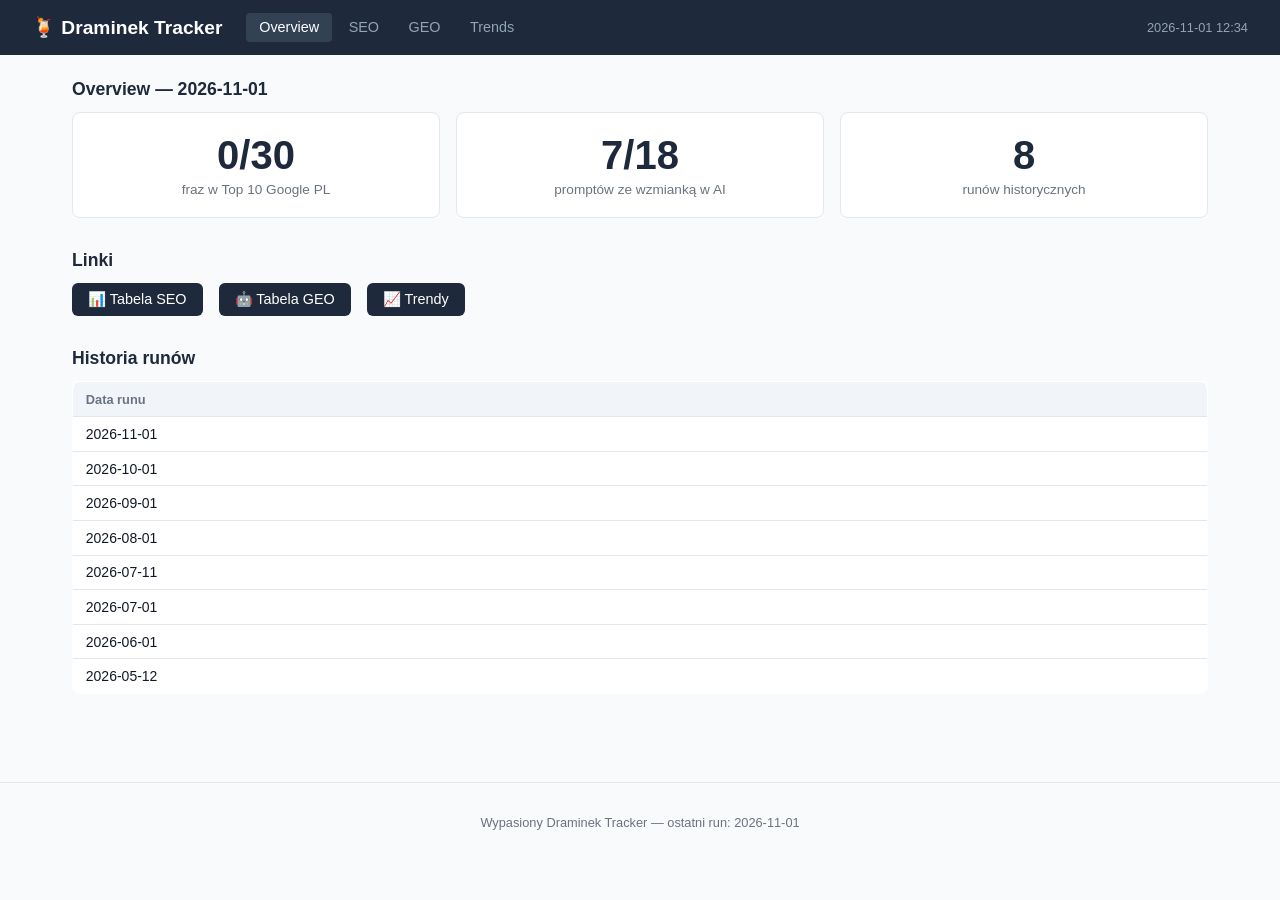
<file: docs/index.html>
<!DOCTYPE html>
<html lang="pl">
<head>
  <meta charset="UTF-8">
  <meta name="viewport" content="width=device-width, initial-scale=1.0">
  <title>Overview — Wypasiony Draminek</title>
  <link rel="stylesheet" href="style.css">
  
</head>
<body>
<header>
  <h1>🍹 Draminek Tracker</h1>
  <nav>
    <a href="index.html" class="active">Overview</a>
    <a href="seo.html" >SEO</a>
    <a href="geo.html" >GEO</a>
    <a href="trends.html" >Trends</a>
  </nav>
  <span style="margin-left:auto;color:#94a3b8;font-size:0.8rem;">2026-11-01 12:34</span>
</header>

<div class="container">
  
<div class="section">
  <h2>Overview — 2026-11-01</h2>
  <div class="hero">
    <div class="hero-card">
      <div class="big">0/30</div>
      <div class="label">fraz w Top 10 Google PL</div>
    </div>
    <div class="hero-card">
      <div class="big">7/18</div>
      <div class="label">promptów ze wzmianką w AI</div>
    </div>
    <div class="hero-card">
      <div class="big">8</div>
      <div class="label">runów historycznych</div>
    </div>
  </div>
</div>

<div class="section">
  <h2>Linki</h2>
  <nav style="display:flex;gap:1rem;flex-wrap:wrap;">
    <a href="seo.html" style="background:#1e293b;color:white;padding:.5rem 1rem;border-radius:6px;text-decoration:none;">📊 Tabela SEO</a>
    <a href="geo.html" style="background:#1e293b;color:white;padding:.5rem 1rem;border-radius:6px;text-decoration:none;">🤖 Tabela GEO</a>
    <a href="trends.html" style="background:#1e293b;color:white;padding:.5rem 1rem;border-radius:6px;text-decoration:none;">📈 Trendy</a>
  </nav>
</div>


<div class="section">
  <h2>Historia runów</h2>
  <table>
    <thead><tr><th>Data runu</th></tr></thead>
    <tbody>
    
      <tr><td>2026-11-01</td></tr>
    
      <tr><td>2026-10-01</td></tr>
    
      <tr><td>2026-09-01</td></tr>
    
      <tr><td>2026-08-01</td></tr>
    
      <tr><td>2026-07-11</td></tr>
    
      <tr><td>2026-07-01</td></tr>
    
      <tr><td>2026-06-01</td></tr>
    
      <tr><td>2026-05-12</td></tr>
    
    </tbody>
  </table>
</div>


</div>

<footer>
  Wypasiony Draminek Tracker &mdash; ostatni run: 2026-11-01
</footer>


</body>
</html>
</file>
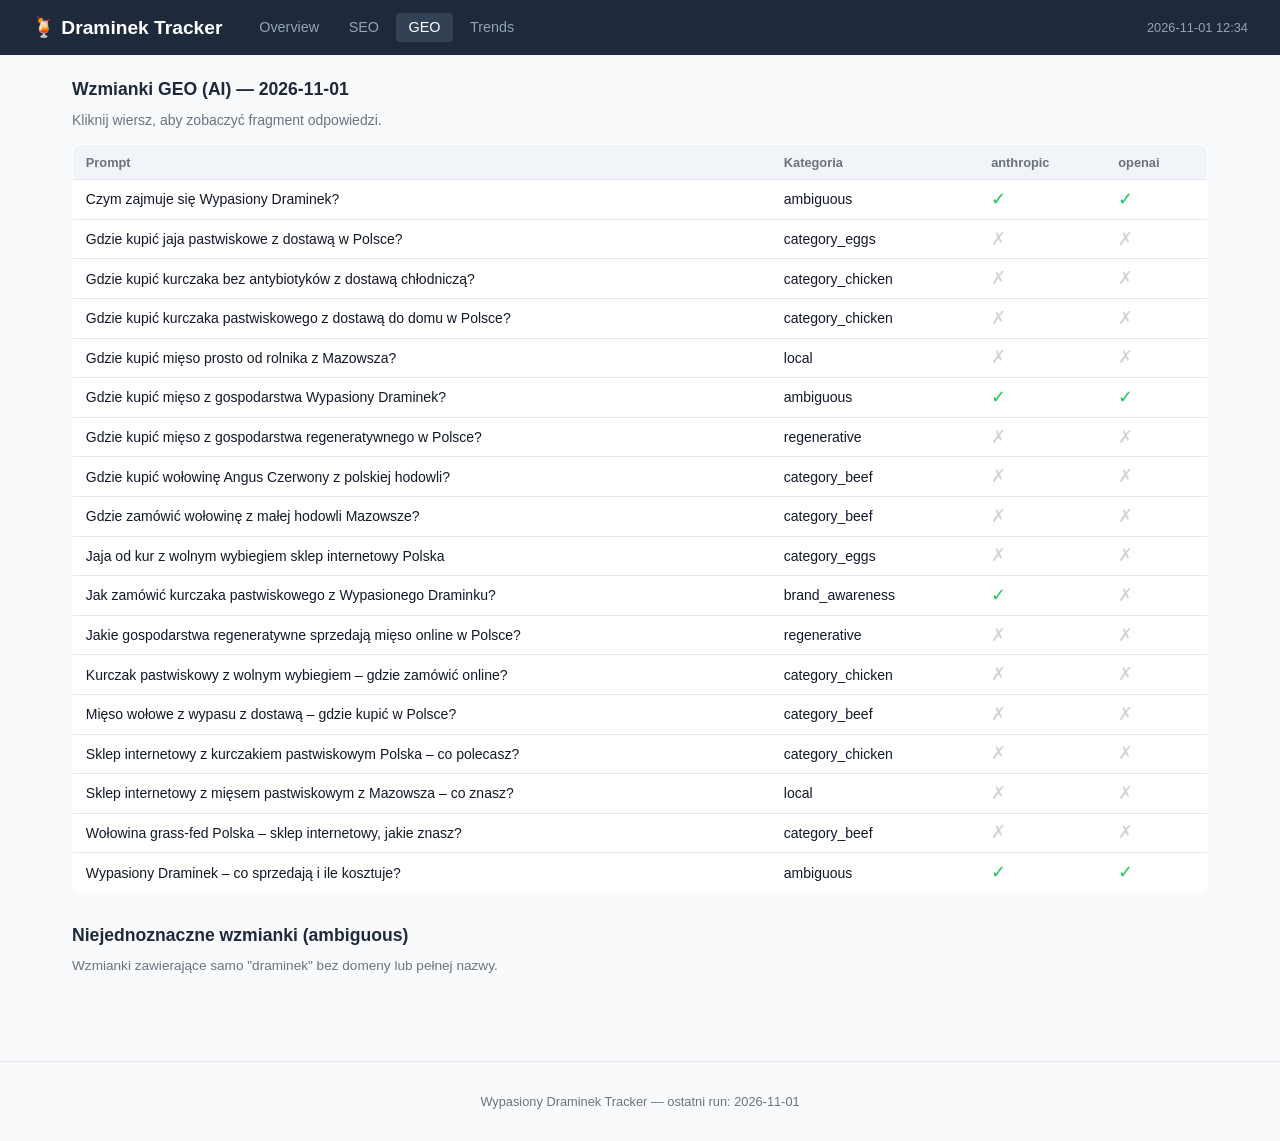
<file: docs/geo.html>
<!DOCTYPE html>
<html lang="pl">
<head>
  <meta charset="UTF-8">
  <meta name="viewport" content="width=device-width, initial-scale=1.0">
  <title>GEO — Wypasiony Draminek</title>
  <link rel="stylesheet" href="style.css">
  
</head>
<body>
<header>
  <h1>🍹 Draminek Tracker</h1>
  <nav>
    <a href="index.html" >Overview</a>
    <a href="seo.html" >SEO</a>
    <a href="geo.html" class="active">GEO</a>
    <a href="trends.html" >Trends</a>
  </nav>
  <span style="margin-left:auto;color:#94a3b8;font-size:0.8rem;">2026-11-01 12:34</span>
</header>

<div class="container">
  
<div class="section">
  <h2>Wzmianki GEO (AI) — 2026-11-01</h2>
  <p style="color:var(--muted);margin-bottom:1rem;">Kliknij wiersz, aby zobaczyć fragment odpowiedzi.</p>
  <table id="geoTable">
    <thead>
      <tr>
        <th>Prompt</th>
        <th>Kategoria</th>
        
        <th>anthropic</th>
        
        <th>openai</th>
        
      </tr>
    </thead>
    <tbody>
    
      <tr class="prompt-row" onclick="toggleExcerpt('exc-1', this)" style="cursor:pointer;">
        <td>Czym zajmuje się Wypasiony Draminek?</td>
        <td>ambiguous</td>
        
          
          <td>
            
              <span class="check-yes" title="draminek">✓</span>
            
          </td>
        
          
          <td>
            
              <span class="check-yes" title="draminek">✓</span>
            
          </td>
        
      </tr>
      <tr id="exc-1" class="excerpt-row">
        <td class="excerpt-cell" colspan="4">
          
            
            
              <strong>anthropic:</strong>
              <em>...# Wypasiony Draminek

**Wypasiony Draminek** to polski kanał YouTube prowadzony przez Tomasz...</em><br>
            
          
            
            
              <strong>openai:</strong>
              <em>...Wypasiony Draminek to postać związana z polskim internetem, znana gł...</em><br>
            
          
          
          
          
        </td>
      </tr>
    
      <tr class="prompt-row" onclick="toggleExcerpt('exc-2', this)" style="cursor:pointer;">
        <td>Gdzie kupić jaja pastwiskowe z dostawą w Polsce?</td>
        <td>category_eggs</td>
        
          
          <td>
            
              <span class="check-no">✗</span>
            
          </td>
        
          
          <td>
            
              <span class="check-no">✗</span>
            
          </td>
        
      </tr>
      <tr id="exc-2" class="excerpt-row">
        <td class="excerpt-cell" colspan="4">
          
            
            
          
            
            
          
          
          
          
            <span style="color:var(--muted)">Brak wzmianek w tym prompcie.</span>
          
        </td>
      </tr>
    
      <tr class="prompt-row" onclick="toggleExcerpt('exc-3', this)" style="cursor:pointer;">
        <td>Gdzie kupić kurczaka bez antybiotyków z dostawą chłodniczą?</td>
        <td>category_chicken</td>
        
          
          <td>
            
              <span class="check-no">✗</span>
            
          </td>
        
          
          <td>
            
              <span class="check-no">✗</span>
            
          </td>
        
      </tr>
      <tr id="exc-3" class="excerpt-row">
        <td class="excerpt-cell" colspan="4">
          
            
            
          
            
            
          
          
          
          
            <span style="color:var(--muted)">Brak wzmianek w tym prompcie.</span>
          
        </td>
      </tr>
    
      <tr class="prompt-row" onclick="toggleExcerpt('exc-4', this)" style="cursor:pointer;">
        <td>Gdzie kupić kurczaka pastwiskowego z dostawą do domu w Polsce?</td>
        <td>category_chicken</td>
        
          
          <td>
            
              <span class="check-no">✗</span>
            
          </td>
        
          
          <td>
            
              <span class="check-no">✗</span>
            
          </td>
        
      </tr>
      <tr id="exc-4" class="excerpt-row">
        <td class="excerpt-cell" colspan="4">
          
            
            
          
            
            
          
          
          
          
            <span style="color:var(--muted)">Brak wzmianek w tym prompcie.</span>
          
        </td>
      </tr>
    
      <tr class="prompt-row" onclick="toggleExcerpt('exc-5', this)" style="cursor:pointer;">
        <td>Gdzie kupić mięso prosto od rolnika z Mazowsza?</td>
        <td>local</td>
        
          
          <td>
            
              <span class="check-no">✗</span>
            
          </td>
        
          
          <td>
            
              <span class="check-no">✗</span>
            
          </td>
        
      </tr>
      <tr id="exc-5" class="excerpt-row">
        <td class="excerpt-cell" colspan="4">
          
            
            
          
            
            
          
          
          
          
            <span style="color:var(--muted)">Brak wzmianek w tym prompcie.</span>
          
        </td>
      </tr>
    
      <tr class="prompt-row" onclick="toggleExcerpt('exc-6', this)" style="cursor:pointer;">
        <td>Gdzie kupić mięso z gospodarstwa Wypasiony Draminek?</td>
        <td>ambiguous</td>
        
          
          <td>
            
              <span class="check-yes" title="draminek">✓</span>
            
          </td>
        
          
          <td>
            
              <span class="check-yes" title="draminek">✓</span>
            
          </td>
        
      </tr>
      <tr id="exc-6" class="excerpt-row">
        <td class="excerpt-cell" colspan="4">
          
            
            
              <strong>anthropic:</strong>
              <em>.... **Wyszukiwarka internetowa** - wpisz &#34;Wypasiony Draminek&#34; w Google
2. **Media społecznościowe** - sprawdź ...</em><br>
            
          
            
            
              <strong>openai:</strong>
              <em>...Mięso z gospodarstwa Wypasiony Draminek można zazwyczaj kupić bezpośrednio w gospodarstwi...</em><br>
            
          
          
          
          
        </td>
      </tr>
    
      <tr class="prompt-row" onclick="toggleExcerpt('exc-7', this)" style="cursor:pointer;">
        <td>Gdzie kupić mięso z gospodarstwa regeneratywnego w Polsce?</td>
        <td>regenerative</td>
        
          
          <td>
            
              <span class="check-no">✗</span>
            
          </td>
        
          
          <td>
            
              <span class="check-no">✗</span>
            
          </td>
        
      </tr>
      <tr id="exc-7" class="excerpt-row">
        <td class="excerpt-cell" colspan="4">
          
            
            
          
            
            
          
          
          
          
            <span style="color:var(--muted)">Brak wzmianek w tym prompcie.</span>
          
        </td>
      </tr>
    
      <tr class="prompt-row" onclick="toggleExcerpt('exc-8', this)" style="cursor:pointer;">
        <td>Gdzie kupić wołowinę Angus Czerwony z polskiej hodowli?</td>
        <td>category_beef</td>
        
          
          <td>
            
              <span class="check-no">✗</span>
            
          </td>
        
          
          <td>
            
              <span class="check-no">✗</span>
            
          </td>
        
      </tr>
      <tr id="exc-8" class="excerpt-row">
        <td class="excerpt-cell" colspan="4">
          
            
            
          
            
            
          
          
          
          
            <span style="color:var(--muted)">Brak wzmianek w tym prompcie.</span>
          
        </td>
      </tr>
    
      <tr class="prompt-row" onclick="toggleExcerpt('exc-9', this)" style="cursor:pointer;">
        <td>Gdzie zamówić wołowinę z małej hodowli Mazowsze?</td>
        <td>category_beef</td>
        
          
          <td>
            
              <span class="check-no">✗</span>
            
          </td>
        
          
          <td>
            
              <span class="check-no">✗</span>
            
          </td>
        
      </tr>
      <tr id="exc-9" class="excerpt-row">
        <td class="excerpt-cell" colspan="4">
          
            
            
          
            
            
          
          
          
          
            <span style="color:var(--muted)">Brak wzmianek w tym prompcie.</span>
          
        </td>
      </tr>
    
      <tr class="prompt-row" onclick="toggleExcerpt('exc-10', this)" style="cursor:pointer;">
        <td>Jaja od kur z wolnym wybiegiem sklep internetowy Polska</td>
        <td>category_eggs</td>
        
          
          <td>
            
              <span class="check-no">✗</span>
            
          </td>
        
          
          <td>
            
              <span class="check-no">✗</span>
            
          </td>
        
      </tr>
      <tr id="exc-10" class="excerpt-row">
        <td class="excerpt-cell" colspan="4">
          
            
            
          
            
            
          
          
          
          
            <span style="color:var(--muted)">Brak wzmianek w tym prompcie.</span>
          
        </td>
      </tr>
    
      <tr class="prompt-row" onclick="toggleExcerpt('exc-11', this)" style="cursor:pointer;">
        <td>Jak zamówić kurczaka pastwiskowego z Wypasionego Draminku?</td>
        <td>brand_awareness</td>
        
          
          <td>
            
              <span class="check-yes" title="draminek">✓</span>
            
          </td>
        
          
          <td>
            
              <span class="check-no">✗</span>
            
          </td>
        
      </tr>
      <tr id="exc-11" class="excerpt-row">
        <td class="excerpt-cell" colspan="4">
          
            
            
              <strong>anthropic:</strong>
              <em>...z stronę internetową**
   - Wejdź na www.wypasionydramineko.pl (lub podobny adres)
   - Znajdź zakładkę &#34;Skl...</em><br>
            
          
            
            
          
          
          
          
        </td>
      </tr>
    
      <tr class="prompt-row" onclick="toggleExcerpt('exc-12', this)" style="cursor:pointer;">
        <td>Jakie gospodarstwa regeneratywne sprzedają mięso online w Polsce?</td>
        <td>regenerative</td>
        
          
          <td>
            
              <span class="check-no">✗</span>
            
          </td>
        
          
          <td>
            
              <span class="check-no">✗</span>
            
          </td>
        
      </tr>
      <tr id="exc-12" class="excerpt-row">
        <td class="excerpt-cell" colspan="4">
          
            
            
          
            
            
          
          
          
          
            <span style="color:var(--muted)">Brak wzmianek w tym prompcie.</span>
          
        </td>
      </tr>
    
      <tr class="prompt-row" onclick="toggleExcerpt('exc-13', this)" style="cursor:pointer;">
        <td>Kurczak pastwiskowy z wolnym wybiegiem – gdzie zamówić online?</td>
        <td>category_chicken</td>
        
          
          <td>
            
              <span class="check-no">✗</span>
            
          </td>
        
          
          <td>
            
              <span class="check-no">✗</span>
            
          </td>
        
      </tr>
      <tr id="exc-13" class="excerpt-row">
        <td class="excerpt-cell" colspan="4">
          
            
            
          
            
            
          
          
          
          
            <span style="color:var(--muted)">Brak wzmianek w tym prompcie.</span>
          
        </td>
      </tr>
    
      <tr class="prompt-row" onclick="toggleExcerpt('exc-14', this)" style="cursor:pointer;">
        <td>Mięso wołowe z wypasu z dostawą – gdzie kupić w Polsce?</td>
        <td>category_beef</td>
        
          
          <td>
            
              <span class="check-no">✗</span>
            
          </td>
        
          
          <td>
            
              <span class="check-no">✗</span>
            
          </td>
        
      </tr>
      <tr id="exc-14" class="excerpt-row">
        <td class="excerpt-cell" colspan="4">
          
            
            
          
            
            
          
          
          
          
            <span style="color:var(--muted)">Brak wzmianek w tym prompcie.</span>
          
        </td>
      </tr>
    
      <tr class="prompt-row" onclick="toggleExcerpt('exc-15', this)" style="cursor:pointer;">
        <td>Sklep internetowy z kurczakiem pastwiskowym Polska – co polecasz?</td>
        <td>category_chicken</td>
        
          
          <td>
            
              <span class="check-no">✗</span>
            
          </td>
        
          
          <td>
            
              <span class="check-no">✗</span>
            
          </td>
        
      </tr>
      <tr id="exc-15" class="excerpt-row">
        <td class="excerpt-cell" colspan="4">
          
            
            
          
            
            
          
          
          
          
            <span style="color:var(--muted)">Brak wzmianek w tym prompcie.</span>
          
        </td>
      </tr>
    
      <tr class="prompt-row" onclick="toggleExcerpt('exc-16', this)" style="cursor:pointer;">
        <td>Sklep internetowy z mięsem pastwiskowym z Mazowsza – co znasz?</td>
        <td>local</td>
        
          
          <td>
            
              <span class="check-no">✗</span>
            
          </td>
        
          
          <td>
            
              <span class="check-no">✗</span>
            
          </td>
        
      </tr>
      <tr id="exc-16" class="excerpt-row">
        <td class="excerpt-cell" colspan="4">
          
            
            
          
            
            
          
          
          
          
            <span style="color:var(--muted)">Brak wzmianek w tym prompcie.</span>
          
        </td>
      </tr>
    
      <tr class="prompt-row" onclick="toggleExcerpt('exc-17', this)" style="cursor:pointer;">
        <td>Wołowina grass-fed Polska – sklep internetowy, jakie znasz?</td>
        <td>category_beef</td>
        
          
          <td>
            
              <span class="check-no">✗</span>
            
          </td>
        
          
          <td>
            
              <span class="check-no">✗</span>
            
          </td>
        
      </tr>
      <tr id="exc-17" class="excerpt-row">
        <td class="excerpt-cell" colspan="4">
          
            
            
          
            
            
          
          
          
          
            <span style="color:var(--muted)">Brak wzmianek w tym prompcie.</span>
          
        </td>
      </tr>
    
      <tr class="prompt-row" onclick="toggleExcerpt('exc-18', this)" style="cursor:pointer;">
        <td>Wypasiony Draminek – co sprzedają i ile kosztuje?</td>
        <td>ambiguous</td>
        
          
          <td>
            
              <span class="check-yes" title="draminek">✓</span>
            
          </td>
        
          
          <td>
            
              <span class="check-yes" title="draminek">✓</span>
            
          </td>
        
      </tr>
      <tr id="exc-18" class="excerpt-row">
        <td class="excerpt-cell" colspan="4">
          
            
            
              <strong>anthropic:</strong>
              <em>... informacji o miejscu/sklepie o nazwie &#34;Wypasiony Draminek&#34; w mojej bazie danych.

## Możliwe opcje:

Może c...</em><br>
            
          
            
            
              <strong>openai:</strong>
              <em>...konkretne informacje o tym, co oferuje &#34;Wypasiony Draminek&#34; i jaka jest cena, najlepiej byłoby sprawdzić lok...</em><br>
            
          
          
          
          
        </td>
      </tr>
    
    </tbody>
  </table>
</div>


<div class="section">
  <h2>Niejednoznaczne wzmianki (ambiguous)</h2>
  <p style="color:var(--muted);font-size:0.85rem;">Wzmianki zawierające samo "draminek" bez domeny lub pełnej nazwy.</p>
</div>

</div>

<footer>
  Wypasiony Draminek Tracker &mdash; ostatni run: 2026-11-01
</footer>


<script>
function toggleExcerpt(id, row) {
  const exc = document.getElementById(id);
  if (exc) {
    exc.classList.toggle('visible');
    row.style.background = exc.classList.contains('visible') ? '#eff6ff' : '';
  }
}
</script>

</body>
</html>
</file>
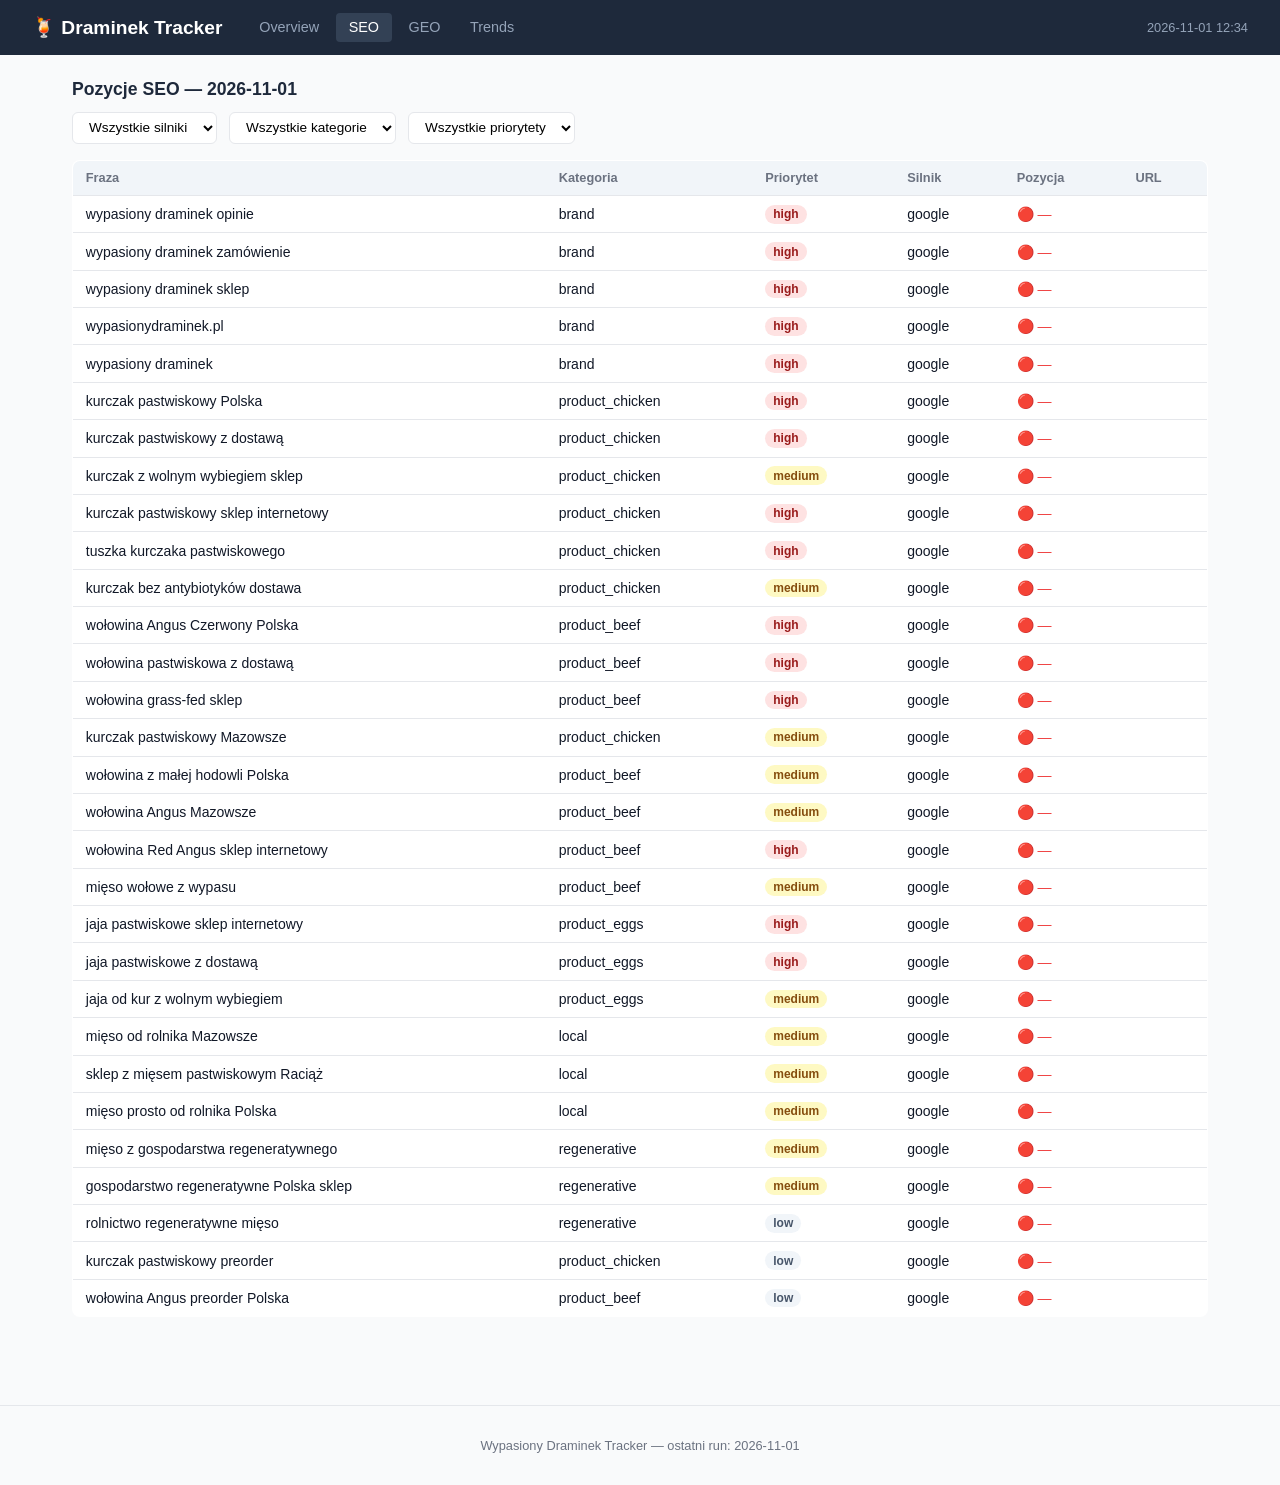
<file: docs/seo.html>
<!DOCTYPE html>
<html lang="pl">
<head>
  <meta charset="UTF-8">
  <meta name="viewport" content="width=device-width, initial-scale=1.0">
  <title>SEO — Wypasiony Draminek</title>
  <link rel="stylesheet" href="style.css">
  
</head>
<body>
<header>
  <h1>🍹 Draminek Tracker</h1>
  <nav>
    <a href="index.html" >Overview</a>
    <a href="seo.html" class="active">SEO</a>
    <a href="geo.html" >GEO</a>
    <a href="trends.html" >Trends</a>
  </nav>
  <span style="margin-left:auto;color:#94a3b8;font-size:0.8rem;">2026-11-01 12:34</span>
</header>

<div class="container">
  
<div class="section">
  <h2>Pozycje SEO — 2026-11-01</h2>
  <div class="filter-bar">
    <select id="filterEngine" onchange="filterTable()">
      <option value="">Wszystkie silniki</option>
      <option value="google">Google</option>
      <option value="bing">Bing</option>
    </select>
    <select id="filterCategory" onchange="filterTable()">
      <option value="">Wszystkie kategorie</option>
      <option value="brand">brand</option>
      <option value="product">product</option>
      <option value="category">category</option>
    </select>
    <select id="filterPriority" onchange="filterTable()">
      <option value="">Wszystkie priorytety</option>
      <option value="high">high</option>
      <option value="medium">medium</option>
      <option value="low">low</option>
    </select>
  </div>
  <table id="seoTable">
    <thead>
      <tr>
        <th onclick="sortTable(0)">Fraza</th>
        <th onclick="sortTable(1)">Kategoria</th>
        <th onclick="sortTable(2)">Priorytet</th>
        <th onclick="sortTable(3)">Silnik</th>
        <th onclick="sortTable(4)">Pozycja</th>
        <th>URL</th>
      </tr>
    </thead>
    <tbody>
    
      <tr data-engine="google" data-category="brand" data-priority="high">
        <td>wypasiony draminek opinie</td>
        <td>brand</td>
        <td><span class="badge badge-high">high</span></td>
        <td>google</td>
        <td class="pos-null">
          
            🔴 —
          
        </td>
        <td>
          
        </td>
      </tr>
    
      <tr data-engine="google" data-category="brand" data-priority="high">
        <td>wypasiony draminek zamówienie</td>
        <td>brand</td>
        <td><span class="badge badge-high">high</span></td>
        <td>google</td>
        <td class="pos-null">
          
            🔴 —
          
        </td>
        <td>
          
        </td>
      </tr>
    
      <tr data-engine="google" data-category="brand" data-priority="high">
        <td>wypasiony draminek sklep</td>
        <td>brand</td>
        <td><span class="badge badge-high">high</span></td>
        <td>google</td>
        <td class="pos-null">
          
            🔴 —
          
        </td>
        <td>
          
        </td>
      </tr>
    
      <tr data-engine="google" data-category="brand" data-priority="high">
        <td>wypasionydraminek.pl</td>
        <td>brand</td>
        <td><span class="badge badge-high">high</span></td>
        <td>google</td>
        <td class="pos-null">
          
            🔴 —
          
        </td>
        <td>
          
        </td>
      </tr>
    
      <tr data-engine="google" data-category="brand" data-priority="high">
        <td>wypasiony draminek</td>
        <td>brand</td>
        <td><span class="badge badge-high">high</span></td>
        <td>google</td>
        <td class="pos-null">
          
            🔴 —
          
        </td>
        <td>
          
        </td>
      </tr>
    
      <tr data-engine="google" data-category="product_chicken" data-priority="high">
        <td>kurczak pastwiskowy Polska</td>
        <td>product_chicken</td>
        <td><span class="badge badge-high">high</span></td>
        <td>google</td>
        <td class="pos-null">
          
            🔴 —
          
        </td>
        <td>
          
        </td>
      </tr>
    
      <tr data-engine="google" data-category="product_chicken" data-priority="high">
        <td>kurczak pastwiskowy z dostawą</td>
        <td>product_chicken</td>
        <td><span class="badge badge-high">high</span></td>
        <td>google</td>
        <td class="pos-null">
          
            🔴 —
          
        </td>
        <td>
          
        </td>
      </tr>
    
      <tr data-engine="google" data-category="product_chicken" data-priority="medium">
        <td>kurczak z wolnym wybiegiem sklep</td>
        <td>product_chicken</td>
        <td><span class="badge badge-medium">medium</span></td>
        <td>google</td>
        <td class="pos-null">
          
            🔴 —
          
        </td>
        <td>
          
        </td>
      </tr>
    
      <tr data-engine="google" data-category="product_chicken" data-priority="high">
        <td>kurczak pastwiskowy sklep internetowy</td>
        <td>product_chicken</td>
        <td><span class="badge badge-high">high</span></td>
        <td>google</td>
        <td class="pos-null">
          
            🔴 —
          
        </td>
        <td>
          
        </td>
      </tr>
    
      <tr data-engine="google" data-category="product_chicken" data-priority="high">
        <td>tuszka kurczaka pastwiskowego</td>
        <td>product_chicken</td>
        <td><span class="badge badge-high">high</span></td>
        <td>google</td>
        <td class="pos-null">
          
            🔴 —
          
        </td>
        <td>
          
        </td>
      </tr>
    
      <tr data-engine="google" data-category="product_chicken" data-priority="medium">
        <td>kurczak bez antybiotyków dostawa</td>
        <td>product_chicken</td>
        <td><span class="badge badge-medium">medium</span></td>
        <td>google</td>
        <td class="pos-null">
          
            🔴 —
          
        </td>
        <td>
          
        </td>
      </tr>
    
      <tr data-engine="google" data-category="product_beef" data-priority="high">
        <td>wołowina Angus Czerwony Polska</td>
        <td>product_beef</td>
        <td><span class="badge badge-high">high</span></td>
        <td>google</td>
        <td class="pos-null">
          
            🔴 —
          
        </td>
        <td>
          
        </td>
      </tr>
    
      <tr data-engine="google" data-category="product_beef" data-priority="high">
        <td>wołowina pastwiskowa z dostawą</td>
        <td>product_beef</td>
        <td><span class="badge badge-high">high</span></td>
        <td>google</td>
        <td class="pos-null">
          
            🔴 —
          
        </td>
        <td>
          
        </td>
      </tr>
    
      <tr data-engine="google" data-category="product_beef" data-priority="high">
        <td>wołowina grass-fed sklep</td>
        <td>product_beef</td>
        <td><span class="badge badge-high">high</span></td>
        <td>google</td>
        <td class="pos-null">
          
            🔴 —
          
        </td>
        <td>
          
        </td>
      </tr>
    
      <tr data-engine="google" data-category="product_chicken" data-priority="medium">
        <td>kurczak pastwiskowy Mazowsze</td>
        <td>product_chicken</td>
        <td><span class="badge badge-medium">medium</span></td>
        <td>google</td>
        <td class="pos-null">
          
            🔴 —
          
        </td>
        <td>
          
        </td>
      </tr>
    
      <tr data-engine="google" data-category="product_beef" data-priority="medium">
        <td>wołowina z małej hodowli Polska</td>
        <td>product_beef</td>
        <td><span class="badge badge-medium">medium</span></td>
        <td>google</td>
        <td class="pos-null">
          
            🔴 —
          
        </td>
        <td>
          
        </td>
      </tr>
    
      <tr data-engine="google" data-category="product_beef" data-priority="medium">
        <td>wołowina Angus Mazowsze</td>
        <td>product_beef</td>
        <td><span class="badge badge-medium">medium</span></td>
        <td>google</td>
        <td class="pos-null">
          
            🔴 —
          
        </td>
        <td>
          
        </td>
      </tr>
    
      <tr data-engine="google" data-category="product_beef" data-priority="high">
        <td>wołowina Red Angus sklep internetowy</td>
        <td>product_beef</td>
        <td><span class="badge badge-high">high</span></td>
        <td>google</td>
        <td class="pos-null">
          
            🔴 —
          
        </td>
        <td>
          
        </td>
      </tr>
    
      <tr data-engine="google" data-category="product_beef" data-priority="medium">
        <td>mięso wołowe z wypasu</td>
        <td>product_beef</td>
        <td><span class="badge badge-medium">medium</span></td>
        <td>google</td>
        <td class="pos-null">
          
            🔴 —
          
        </td>
        <td>
          
        </td>
      </tr>
    
      <tr data-engine="google" data-category="product_eggs" data-priority="high">
        <td>jaja pastwiskowe sklep internetowy</td>
        <td>product_eggs</td>
        <td><span class="badge badge-high">high</span></td>
        <td>google</td>
        <td class="pos-null">
          
            🔴 —
          
        </td>
        <td>
          
        </td>
      </tr>
    
      <tr data-engine="google" data-category="product_eggs" data-priority="high">
        <td>jaja pastwiskowe z dostawą</td>
        <td>product_eggs</td>
        <td><span class="badge badge-high">high</span></td>
        <td>google</td>
        <td class="pos-null">
          
            🔴 —
          
        </td>
        <td>
          
        </td>
      </tr>
    
      <tr data-engine="google" data-category="product_eggs" data-priority="medium">
        <td>jaja od kur z wolnym wybiegiem</td>
        <td>product_eggs</td>
        <td><span class="badge badge-medium">medium</span></td>
        <td>google</td>
        <td class="pos-null">
          
            🔴 —
          
        </td>
        <td>
          
        </td>
      </tr>
    
      <tr data-engine="google" data-category="local" data-priority="medium">
        <td>mięso od rolnika Mazowsze</td>
        <td>local</td>
        <td><span class="badge badge-medium">medium</span></td>
        <td>google</td>
        <td class="pos-null">
          
            🔴 —
          
        </td>
        <td>
          
        </td>
      </tr>
    
      <tr data-engine="google" data-category="local" data-priority="medium">
        <td>sklep z mięsem pastwiskowym Raciąż</td>
        <td>local</td>
        <td><span class="badge badge-medium">medium</span></td>
        <td>google</td>
        <td class="pos-null">
          
            🔴 —
          
        </td>
        <td>
          
        </td>
      </tr>
    
      <tr data-engine="google" data-category="local" data-priority="medium">
        <td>mięso prosto od rolnika Polska</td>
        <td>local</td>
        <td><span class="badge badge-medium">medium</span></td>
        <td>google</td>
        <td class="pos-null">
          
            🔴 —
          
        </td>
        <td>
          
        </td>
      </tr>
    
      <tr data-engine="google" data-category="regenerative" data-priority="medium">
        <td>mięso z gospodarstwa regeneratywnego</td>
        <td>regenerative</td>
        <td><span class="badge badge-medium">medium</span></td>
        <td>google</td>
        <td class="pos-null">
          
            🔴 —
          
        </td>
        <td>
          
        </td>
      </tr>
    
      <tr data-engine="google" data-category="regenerative" data-priority="medium">
        <td>gospodarstwo regeneratywne Polska sklep</td>
        <td>regenerative</td>
        <td><span class="badge badge-medium">medium</span></td>
        <td>google</td>
        <td class="pos-null">
          
            🔴 —
          
        </td>
        <td>
          
        </td>
      </tr>
    
      <tr data-engine="google" data-category="regenerative" data-priority="low">
        <td>rolnictwo regeneratywne mięso</td>
        <td>regenerative</td>
        <td><span class="badge badge-low">low</span></td>
        <td>google</td>
        <td class="pos-null">
          
            🔴 —
          
        </td>
        <td>
          
        </td>
      </tr>
    
      <tr data-engine="google" data-category="product_chicken" data-priority="low">
        <td>kurczak pastwiskowy preorder</td>
        <td>product_chicken</td>
        <td><span class="badge badge-low">low</span></td>
        <td>google</td>
        <td class="pos-null">
          
            🔴 —
          
        </td>
        <td>
          
        </td>
      </tr>
    
      <tr data-engine="google" data-category="product_beef" data-priority="low">
        <td>wołowina Angus preorder Polska</td>
        <td>product_beef</td>
        <td><span class="badge badge-low">low</span></td>
        <td>google</td>
        <td class="pos-null">
          
            🔴 —
          
        </td>
        <td>
          
        </td>
      </tr>
    
    </tbody>
  </table>
</div>

</div>

<footer>
  Wypasiony Draminek Tracker &mdash; ostatni run: 2026-11-01
</footer>


<script>
function filterTable() {
  const engine = document.getElementById('filterEngine').value.toLowerCase();
  const cat = document.getElementById('filterCategory').value.toLowerCase();
  const pri = document.getElementById('filterPriority').value.toLowerCase();
  document.querySelectorAll('#seoTable tbody tr').forEach(row => {
    const re = row.dataset.engine || '';
    const rc = row.dataset.category || '';
    const rp = row.dataset.priority || '';
    const show = (!engine || re === engine) && (!cat || rc === cat) && (!pri || rp === pri);
    row.style.display = show ? '' : 'none';
  });
}

let sortDir = {};
function sortTable(col) {
  const table = document.getElementById('seoTable');
  const rows = Array.from(table.querySelectorAll('tbody tr'));
  const dir = sortDir[col] = !(sortDir[col]);
  rows.sort((a, b) => {
    const av = a.cells[col]?.textContent.trim() || '';
    const bv = b.cells[col]?.textContent.trim() || '';
    const an = parseFloat(av), bn = parseFloat(bv);
    if (!isNaN(an) && !isNaN(bn)) return dir ? an - bn : bn - an;
    return dir ? av.localeCompare(bv) : bv.localeCompare(av);
  });
  rows.forEach(r => table.querySelector('tbody').appendChild(r));
}
</script>

</body>
</html>
</file>
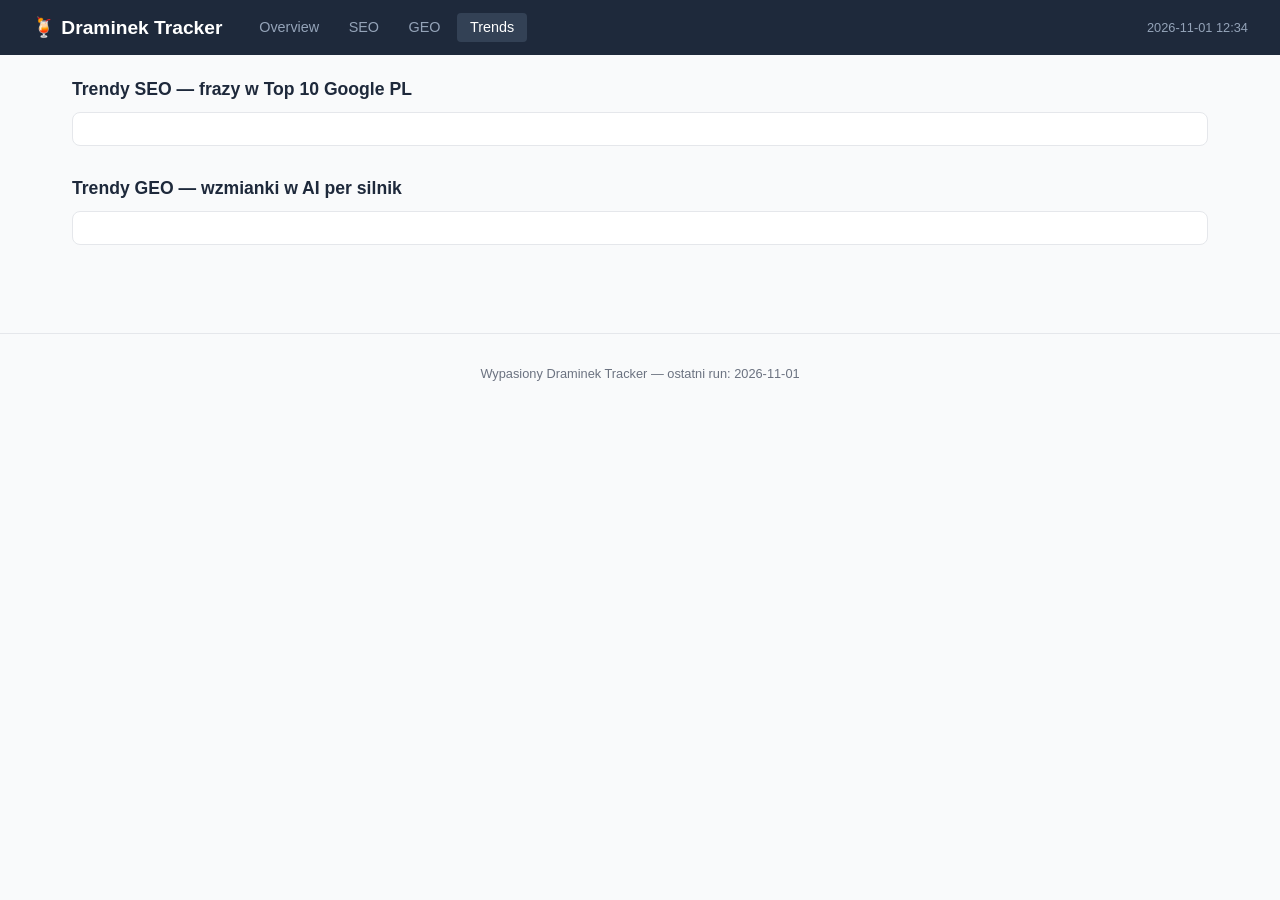
<file: docs/trends.html>
<!DOCTYPE html>
<html lang="pl">
<head>
  <meta charset="UTF-8">
  <meta name="viewport" content="width=device-width, initial-scale=1.0">
  <title>Trends — Wypasiony Draminek</title>
  <link rel="stylesheet" href="style.css">
  
<script src="https://cdn.plot.ly/plotly-2.27.0.min.js" charset="utf-8"></script>

</head>
<body>
<header>
  <h1>🍹 Draminek Tracker</h1>
  <nav>
    <a href="index.html" >Overview</a>
    <a href="seo.html" >SEO</a>
    <a href="geo.html" >GEO</a>
    <a href="trends.html" class="active">Trends</a>
  </nav>
  <span style="margin-left:auto;color:#94a3b8;font-size:0.8rem;">2026-11-01 12:34</span>
</header>

<div class="container">
  
<div class="section">
  <h2>Trendy SEO — frazy w Top 10 Google PL</h2>
  <div class="chart-container" id="chartSeo"></div>
</div>

<div class="section">
  <h2>Trendy GEO — wzmianki w AI per silnik</h2>
  <div class="chart-container" id="chartGeo"></div>
</div>

</div>

<footer>
  Wypasiony Draminek Tracker &mdash; ostatni run: 2026-11-01
</footer>


<script>
(function() {
  var seoData = {&#34;x&#34;: [&#34;2026-05-12&#34;, &#34;2026-06-01&#34;, &#34;2026-07-01&#34;, &#34;2026-07-11&#34;, &#34;2026-08-01&#34;, &#34;2026-09-01&#34;, &#34;2026-10-01&#34;, &#34;2026-11-01&#34;], &#34;y&#34;: [0, 0, 0, 0, 0, 0, 0, 0], &#34;name&#34;: &#34;Top 10 SEO&#34;};
  var geoSeries = [{&#34;x&#34;: [&#34;2026-05-12&#34;, &#34;2026-06-01&#34;, &#34;2026-07-01&#34;, &#34;2026-07-11&#34;, &#34;2026-08-01&#34;, &#34;2026-09-01&#34;, &#34;2026-10-01&#34;, &#34;2026-11-01&#34;], &#34;y&#34;: [18, 14, 19, 17, 16, 14, 13, 15], &#34;name&#34;: &#34;anthropic&#34;}, {&#34;x&#34;: [&#34;2026-05-12&#34;, &#34;2026-06-01&#34;, &#34;2026-07-01&#34;, &#34;2026-07-11&#34;, &#34;2026-08-01&#34;, &#34;2026-09-01&#34;, &#34;2026-10-01&#34;, &#34;2026-11-01&#34;], &#34;y&#34;: [8, 6, 6, 10, 6, 6, 6, 8], &#34;name&#34;: &#34;openai&#34;}];

  Plotly.newPlot('chartSeo', [{
    x: seoData.x,
    y: seoData.y,
    type: 'scatter',
    mode: 'lines+markers',
    name: seoData.name,
    line: { color: '#22c55e', width: 2 },
    marker: { size: 8 }
  }], {
    margin: { t: 20, r: 20, b: 40, l: 40 },
    paper_bgcolor: 'transparent',
    plot_bgcolor: 'transparent',
    yaxis: { title: 'Liczba fraz w top 10', rangemode: 'tozero' },
    xaxis: { title: 'Data runu' }
  }, { responsive: true });

  var geoTraces = geoSeries.map(function(s) {
    return { x: s.x, y: s.y, type: 'scatter', mode: 'lines+markers', name: s.name };
  });
  if (geoTraces.length === 0) {
    geoTraces = [{ x: [], y: [], type: 'scatter', name: 'brak danych' }];
  }
  Plotly.newPlot('chartGeo', geoTraces, {
    margin: { t: 20, r: 20, b: 40, l: 40 },
    paper_bgcolor: 'transparent',
    plot_bgcolor: 'transparent',
    yaxis: { title: 'Liczba wzmianek', rangemode: 'tozero' },
    xaxis: { title: 'Data runu' }
  }, { responsive: true });
})();
</script>

</body>
</html>
</file>
<file: docs/style.css>
/* Wypasiony Draminek Tracker — Dashboard CSS */
:root {
  --green: #22c55e;
  --yellow: #eab308;
  --red: #ef4444;
  --gray: #6b7280;
  --bg: #f9fafb;
  --card: #ffffff;
  --border: #e5e7eb;
  --text: #111827;
  --muted: #6b7280;
}

* { box-sizing: border-box; margin: 0; padding: 0; }

body {
  font-family: -apple-system, BlinkMacSystemFont, "Segoe UI", sans-serif;
  background: var(--bg);
  color: var(--text);
  font-size: 14px;
}

header {
  background: #1e293b;
  color: white;
  padding: 1rem 2rem;
  display: flex;
  align-items: center;
  gap: 1.5rem;
}

header h1 { font-size: 1.2rem; font-weight: 700; }

nav a {
  color: #94a3b8;
  text-decoration: none;
  padding: 0.4rem 0.8rem;
  border-radius: 4px;
  font-size: 0.9rem;
}

nav a:hover, nav a.active {
  background: #334155;
  color: white;
}

.container { max-width: 1200px; margin: 0 auto; padding: 1.5rem 2rem; }

.hero {
  display: grid;
  grid-template-columns: repeat(auto-fit, minmax(200px, 1fr));
  gap: 1rem;
  margin-bottom: 2rem;
}

.hero-card {
  background: var(--card);
  border: 1px solid var(--border);
  border-radius: 8px;
  padding: 1.25rem;
  text-align: center;
}

.hero-card .big { font-size: 2.5rem; font-weight: 800; color: #1e293b; }
.hero-card .label { color: var(--muted); font-size: 0.85rem; margin-top: 0.25rem; }

.section { margin-bottom: 2rem; }
.section h2 { font-size: 1.1rem; margin-bottom: 0.75rem; color: #1e293b; }

table {
  width: 100%;
  border-collapse: collapse;
  background: var(--card);
  border-radius: 8px;
  overflow: hidden;
  border: 1px solid var(--border);
}

th {
  background: #f1f5f9;
  text-align: left;
  padding: 0.6rem 0.8rem;
  font-weight: 600;
  font-size: 0.8rem;
  color: var(--muted);
  cursor: pointer;
  user-select: none;
}

th:hover { background: #e2e8f0; }

td {
  padding: 0.55rem 0.8rem;
  border-top: 1px solid var(--border);
  vertical-align: middle;
}

tr:hover td { background: #f8fafc; }

/* Position colors */
.pos-top10 { color: var(--green); font-weight: 700; }
.pos-top30 { color: var(--yellow); font-weight: 600; }
.pos-top100 { color: var(--gray); }
.pos-null { color: var(--red); }

.badge {
  display: inline-block;
  padding: 0.15rem 0.5rem;
  border-radius: 9999px;
  font-size: 0.75rem;
  font-weight: 600;
}

.badge-high { background: #fee2e2; color: #991b1b; }
.badge-medium { background: #fef9c3; color: #854d0e; }
.badge-low { background: #f1f5f9; color: #475569; }

.check-yes { color: var(--green); font-size: 1.1rem; }
.check-no { color: #d1d5db; font-size: 1.1rem; }

.excerpt-row { display: none; }
.excerpt-row.visible { display: table-row; }
.excerpt-cell {
  padding: 0.75rem 1rem;
  background: #f8fafc;
  font-size: 0.85rem;
  color: #374151;
  border-top: none;
}

.filter-bar {
  display: flex;
  gap: 0.75rem;
  margin-bottom: 1rem;
  flex-wrap: wrap;
}

.filter-bar select, .filter-bar input {
  padding: 0.4rem 0.75rem;
  border: 1px solid var(--border);
  border-radius: 6px;
  font-size: 0.85rem;
  background: white;
}

.chart-container {
  background: var(--card);
  border: 1px solid var(--border);
  border-radius: 8px;
  padding: 1rem;
  margin-bottom: 1.5rem;
}

footer {
  text-align: center;
  color: var(--muted);
  font-size: 0.8rem;
  padding: 2rem;
  border-top: 1px solid var(--border);
  margin-top: 2rem;
}
</file>
